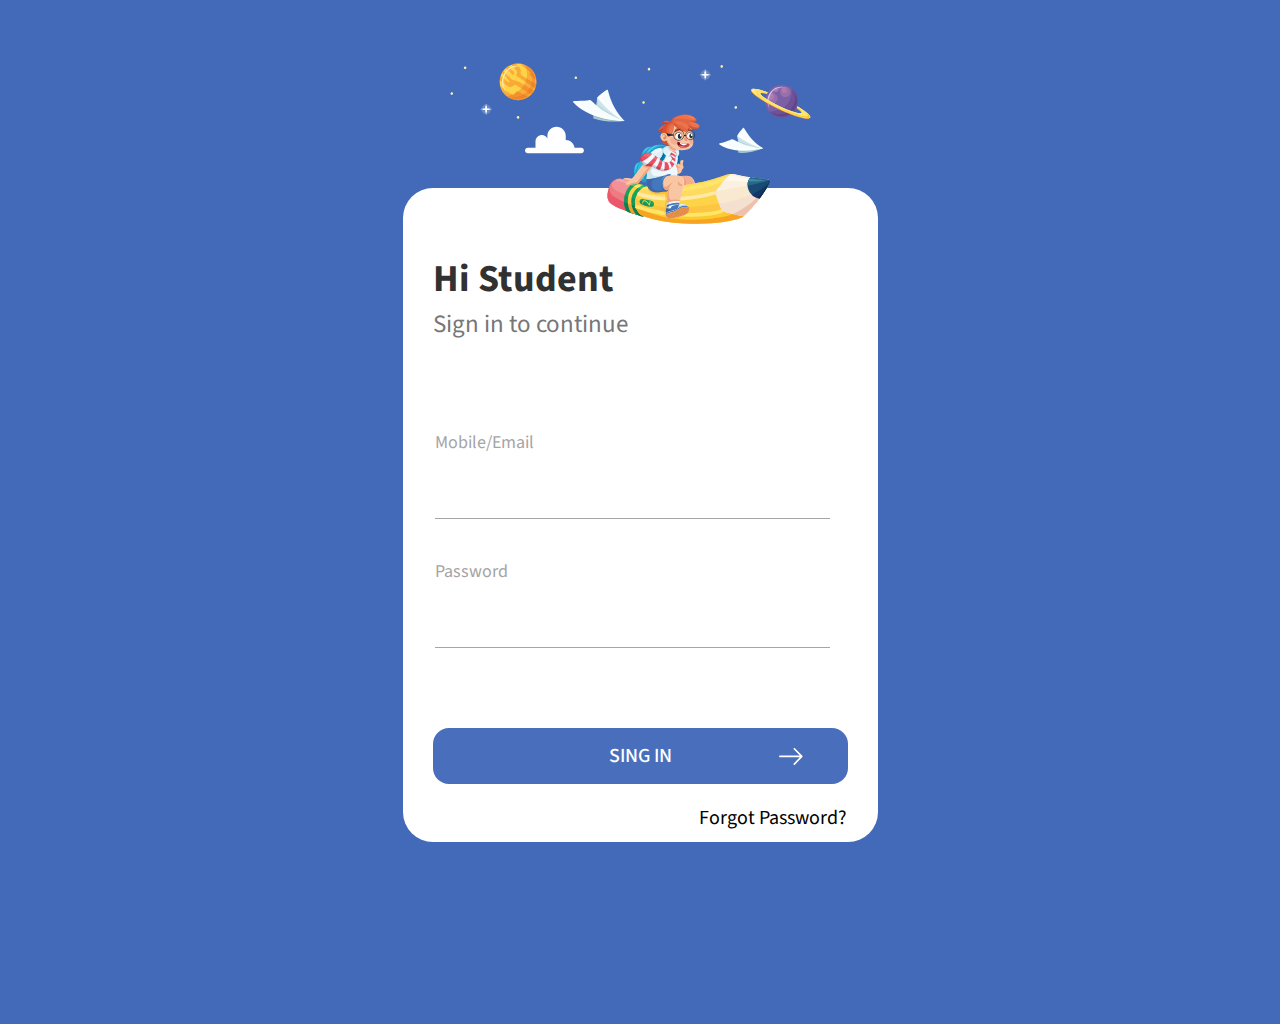
<file: index.html>
<!DOCTYPE html>
<html lang="es">
<head>
    <meta charset="UTF-8">
    <meta http-equiv="X-UA-Compatible" content="IE=edge">
    <meta name="viewport" content="width=device-width, initial-scale=1.0">
    <title>login2</title>

    <link rel="stylesheet" href="css/movil-login2.css">
    <link rel="stylesheet" href="css/Tableta/tableta_login2.css" media="(min-width:768px)">
    <link rel="stylesheet" href="css/escritorio/login2_escritorio.css" media="(min-width:1366px)">

    <link rel="preconnect" href="https://fonts.googleapis.com">
    <link rel="preconnect" href="https://fonts.gstatic.com" crossorigin>
    <link href="https://fonts.googleapis.com/css2?family=Source+Sans+Pro:wght@200;400;700&display=swap" rel="stylesheet">
    <script src="https://cdnjs.cloudflare.com/ajax/libs/jquery/1.12.4/jquery.min.js"></script>

</head>
<body>

    <div class="login2-background">
        
        <section class="banner-login2">
            <section class="section1">
            <img class="banlogin_img" src="img/vector.svg" alt="">
            </section>

             <section class="section2">
            <h2>Hi Student</h2>
            <span>Sign in to continue</span>
             </section>

        </section>

        <section class="banner-login">
            <form class="formulario"></form>
            
                    <br><br> <br><br>
                    <label class="formulario_label">Mobile/Email <input  type="text"></label>
                    <label class="formulario_label">Password <input class="input_password"  type="password"></label>
                    <button>
                        SING IN
                        <img src="img/right.svg" alt="">
                    </button>
                    <label class="forgot-pass" >Forgot Password?</label>
                </section>
        

    </div>
    
</body>
</html>
</file>
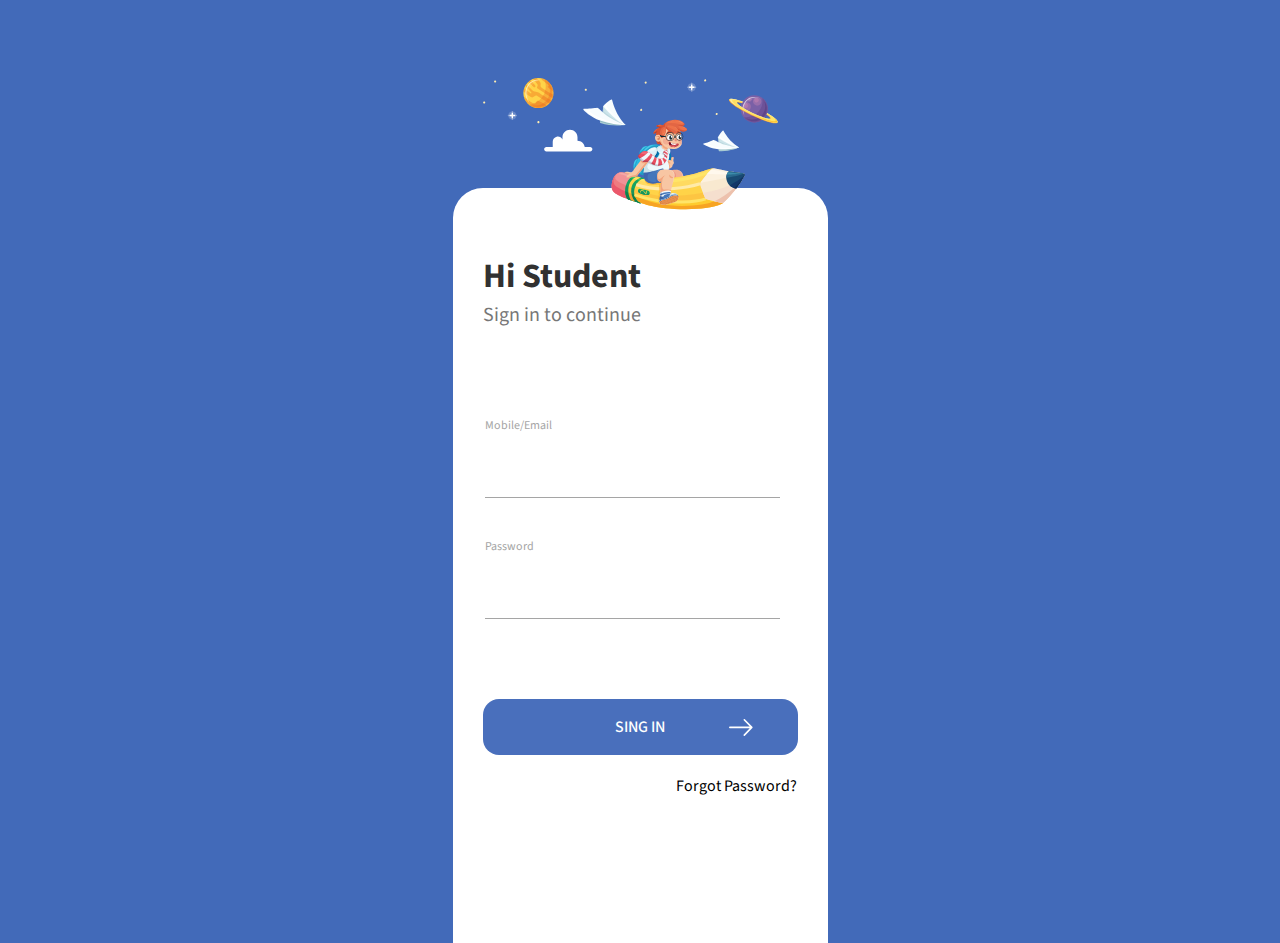
<file: login2.html>
<!DOCTYPE html>
<html lang="es">
<head>
    <meta charset="UTF-8">
    <meta http-equiv="X-UA-Compatible" content="IE=edge">
    <meta name="viewport" content="width=device-width, initial-scale=1.0">
    <title>login2</title>

    <link rel="stylesheet" href="css/movil-login2.css">

    <link rel="preconnect" href="https://fonts.googleapis.com">
    <link rel="preconnect" href="https://fonts.gstatic.com" crossorigin>
    <link href="https://fonts.googleapis.com/css2?family=Source+Sans+Pro:wght@200;400;700&display=swap" rel="stylesheet">
    <script src="https://cdnjs.cloudflare.com/ajax/libs/jquery/1.12.4/jquery.min.js"></script>

</head>
<body>

    <div class="login2-background">
        
        <section class="banner-login2">
            <section class="section1">
            <img class="banlogin_img" src="img/vector.svg" alt="">
            </section>

             <section class="section2">
            <h2>Hi Student</h2>
            <span>Sign in to continue</span>
             </section>

        </section>

        <section class="banner-login">
            <form class="formulario"></form>
            
                    <br><br> <br><br>
                    <label class="formulario_label">Mobile/Email <input  type="text"></label>
                    <label class="formulario_label">Password <input class="input_password"  type="password"></label>
                    <button>
                        SING IN
                        <img src="img/right.svg" alt="">
                    </button>
                    <label class="forgot-pass" >Forgot Password?</label>
                </section>
        

    </div>
    
</body>
</html>
</file>
<file: css/movil-login2.css>
*{
    margin:0;
    padding:0;
    box-sizing: border-box;
}

.banner-login2{
    max-width:375px;
    height:auto;
}

.login2-background{
    
    background-color:rgba(52, 95, 180, 0.931);
    padding-top:3rem;

    display:flex;
    flex-direction:column;
    align-items:center;

    font-family: 'Source Sans Pro', sans-serif; 

}



.banner-login2 img{
    align-self: flex-end;
    width:325.19px;
    height:161.33px;
    padding-left: 30px;
    margin-top:15px;


}

.section1{
    position:absolute;
    z-index: 3;
}

.section2{
    background-color:white;
    border-radius:30px 30px 0px 0px  ;
    width:375px;
    padding:0px 40px 0px 30px;
    position:relative;
    margin-top:140px;
    z-index: 1;

}

.banner-login2 h2{
    color:rgba(49, 49, 49, 1);
    font-size: 34px;
    padding:4rem 2rem 0rem 0rem;
}
.banner-login2 span{
    font-weight: normal;
    font-size: 20px;
    color:rgba(119, 119, 119, 1);
    padding:0rem 2rem 0rem 0rem;
}

.banner-login{
    max-width:375px;
    height:auto;
    background-color: #ffff;
   
  
    display:flex;
    flex-direction: column;
}

.formulario{
    width: 31.5rem;
    margin:auto;

    display:flex;
    flex-direction: column;
}

.formulario_label{
    font-size:12px;
    color:rgba(165, 165, 165, 1);

    display:flex;
    flex-direction:column;
    margin: 0rem 3rem 2.5rem 2rem;
}

.formulario_label input{
    width:100%;
    border:none;
    height:4rem;
    border-bottom: 1px solid rgba(165, 165, 165, 1);
    outline:none;
    font-size: 16px;

}

.input_password{
    height:auto;
    padding:0px 0px 0px 0px;
    width: 100%;
    position:asolute;
}

.formulario_label{
    position:relative;
    justify-content:space-around;

}

.formulario_label img{
    width:1.5rem;
    position:absolute;
    right:2.8rem;
   
}

.icon{
    display:block;
    height: 12.500717163085938px;
    width: 18.32000732421875px;
    right: 90px;
    margin:8px 0px 0px 0px;

}

.input_password{
    height:auto;
    padding:0px 0px 0px 0px;
    width: 100%;
    position:asolute;
}

.formulario_label{
    position:relative;
    justify-content:space-around;

}

.formulario_label img{
    width:1.5rem;
    position:absolute;
    right:2.8rem;
   
}

.icon{
    display:block;
    height: 12.500717163085938px;
    width: 18.32000732421875px;
    right: 90px;
    margin:8px 0px 0px 0px;

}

.banner-login button{
    font-family: 'Source Sans Pro', sans-serif;
    font-size:16px;
    height: 3.5rem;
    border-radius:1rem;
    background-color:rgba(52, 95, 180, 0.897);
    color:white;
    font-weight:500;
    margin: 40px 30px 0px 30px;
    border-style:none;
    cursor:pointer;

    display: flex;
    flex-direction:column;
    justify-content:center;
    align-items: center;

    position:relative;
}

.banner-login button img{
    width:1.5rem;
    position:absolute;
    right:2.8rem;
}

.forgot-pass{
    font-family: 'Source Sans Pro', sans-serif; 
    align-self: flex-end;
    margin:20px 31px 146px 0px;
}
</file>
<file: css/Tableta/tableta_login2.css>
.login2-background{
    height:1024px;
}

.banner-login2{
    max-width:475px;
    height:auto;
}

.banner-login2 img{
    align-self: flex-end;
    width:425.19px;
    height:161.33px;
    padding-left: 30px;
    margin-top:15px;

}

.banner-login2 h2{
    font-size: 38px;   
}
.banner-login2 span{ 
    font-size: 25px;
}

.section2{
    width:475px;
    position:relative;
    margin-top:140px;
    z-index: 1;

}

/*------------------------------------------*/

.banner-login{
    max-width:475px;
    height:500px;
    border-radius: 0px 0px 30px 30px;
}

.formulario_label{
    font-size:18px;
}

.formulario_label input{
    font-size: 20px;
}

.banner-login button{
    font-size:20px;
    padding: 20px 0px 20px 0px;
}

.forgot-pass{
   font-size:20px;
}
</file>
<file: css/escritorio/login2_escritorio.css>
.login2-background{
    height:1024px;

    display:flex;
    flex-direction:row-reverse;
    justify-content:space-around;

    padding-bottom:20rem;
}



.banner-login2{
    max-width:500px;
    height:auto;

    margin-right:200px;
}

.banner-login2 img{
    align-self: flex-end;
    width:625.19px;
    height:261.33px;
    
   padding-right:150px;

    padding-bottom:60px;

}

.banner-login2 h2{
    font-size: 40px;   
}
.banner-login2 span{ 
    font-size: 30px;
}

.section2{
    width:475px;
    height:180px;
    position:relative;
    margin-top:140px;
    z-index: 1;


    border-radius:30px 30px 30px 30px;

}

/*------------------------------------------*/

.banner-login{
    max-width:475px;
    height:500px;
    border-radius: 30px 30px 30px 30px;

    margin-left:200px;
}

.formulario_label{
    font-size:18px;
}

.formulario_label input{
    font-size: 20px;
}

.banner-login button{
    font-size:20px;
    padding: 20px 0px 20px 0px;
}

.forgot-pass{
   font-size:20px;
}
</file>
